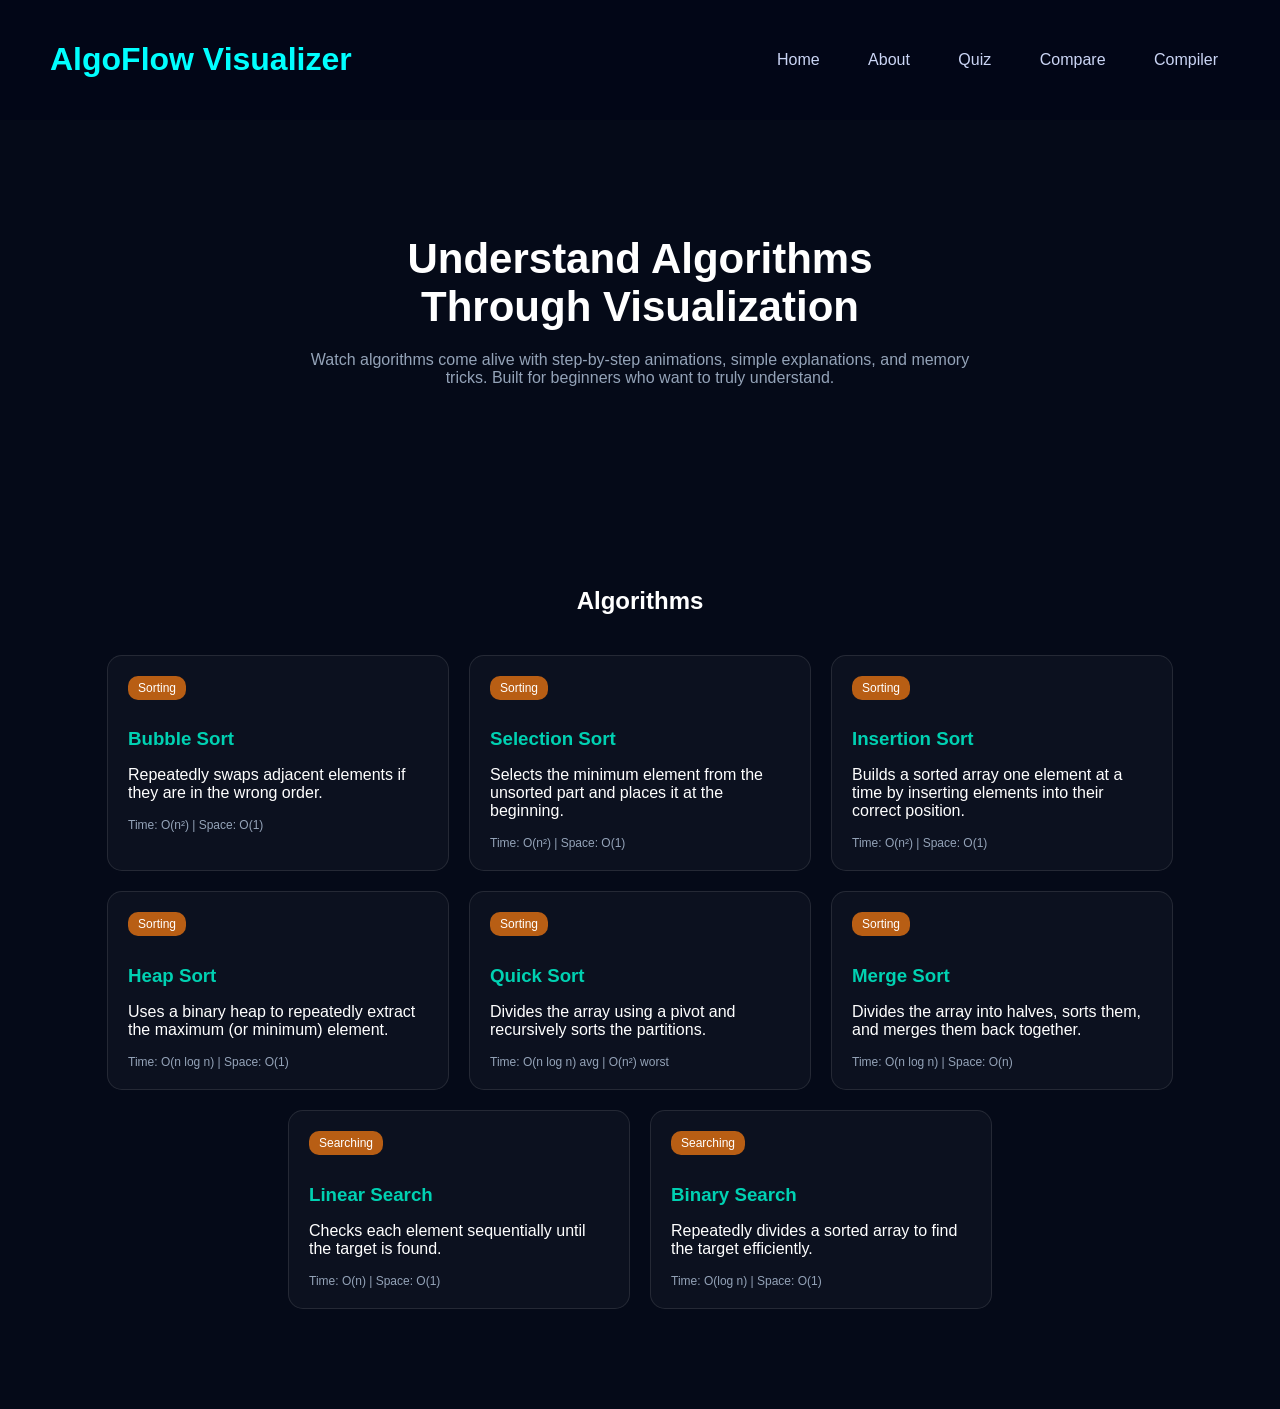
<file: index.html>
<!DOCTYPE html>
<html>
<head>
  <title>AlgoFlow Visualizer</title>
  <link rel="stylesheet" href="style.css">
  <style>

    .hero {
      text-align: center;
      padding: 80px 20px;
    }

    .hero h2 {
      font-size: 42px;
      margin-bottom: 20px;
    }

    .hero p {
      max-width: 700px;
      margin: auto;
      color: #94a3b8;
    }

    .section {
      padding: 100px 20px;
      max-width: 1200px;
      margin: 0 auto;
      text-align: center;
    }

    .section h2 {
      margin-bottom: 20px;
    }

    .tag {
      background: #b85e14;
      padding: 5px 10px;
      border-radius: 10px;
      font-size: 12px;
      display: inline-block;
      margin-bottom: 10px;
    }

    .complexity {
      font-size: 12px;
      color: #94a3b8;
    }

  </style>
</head>
<body>

<header>
  <h1>AlgoFlow Visualizer</h1>
  <nav>
    <a href="#">Home</a>
    <a href="about.html">About</a>
    <a href="quiz.html">Quiz</a>
    <a href="comparison.html">Compare</a>
    <a href="https://www.programiz.com/c-programming/online-compiler/">Compiler</a>
  </nav>
</header>

<section class="hero">
  <h2>Understand Algorithms<br>Through <span>Visualization</span></h2>
  <p>Watch algorithms come alive with step-by-step animations, simple explanations, and memory tricks. Built for beginners who want to truly understand.</p>
</section>

<section class="section">
  <h2>Algorithms</h2>
  <div class="info">

    <div class="card" onclick="window.location.href='bubble.html'">
      <span class="tag">Sorting</span>
      <h3>Bubble Sort</h3>
      <p>Repeatedly swaps adjacent elements if they are in the wrong order.</p>
      <div class="complexity">Time: O(n²) | Space: O(1)</div>
    </div>

    <div class="card" onclick="window.location.href='selection.html'">
      <span class="tag">Sorting</span>
      <h3>Selection Sort</h3>
      <p>Selects the minimum element from the unsorted part and places it at the beginning.</p>
      <div class="complexity">Time: O(n²) | Space: O(1)</div>
    </div>

    <div class="card" onclick="window.location.href='insertion.html'">
      <span class="tag">Sorting</span>
      <h3>Insertion Sort</h3>
      <p>Builds a sorted array one element at a time by inserting elements into their correct position.</p>
      <div class="complexity">Time: O(n²) | Space: O(1)</div>
    </div>

    <div class="card" onclick="window.location.href='heap.html'">
      <span class="tag">Sorting</span>
      <h3>Heap Sort</h3>
      <p>Uses a binary heap to repeatedly extract the maximum (or minimum) element.</p>
      <div class="complexity">Time: O(n log n) | Space: O(1)</div>
    </div>

    <div class="card" onclick="window.location.href='quick.html'">
      <span class="tag">Sorting</span>
      <h3>Quick Sort</h3>
      <p>Divides the array using a pivot and recursively sorts the partitions.</p>
      <div class="complexity">Time: O(n log n) avg | O(n²) worst</div>
    </div>

    <div class="card" onclick="window.location.href='merge.html'">
      <span class="tag">Sorting</span>
      <h3>Merge Sort</h3>
      <p>Divides the array into halves, sorts them, and merges them back together.</p>
      <div class="complexity">Time: O(n log n) | Space: O(n)</div>
    </div>

    <div class="card" onclick="window.location.href='linear.html'">
      <span class="tag">Searching</span>
      <h3>Linear Search</h3>
      <p>Checks each element sequentially until the target is found.</p>
      <div class="complexity">Time: O(n) | Space: O(1)</div>
    </div>

    <div class="card" onclick="window.location.href='binary.html'">
      <span class="tag">Searching</span>
      <h3>Binary Search</h3>
      <p>Repeatedly divides a sorted array to find the target efficiently.</p>
      <div class="complexity">Time: O(log n) | Space: O(1)</div>
    </div>

  </div>
</section>

</body>
</html>
</file>
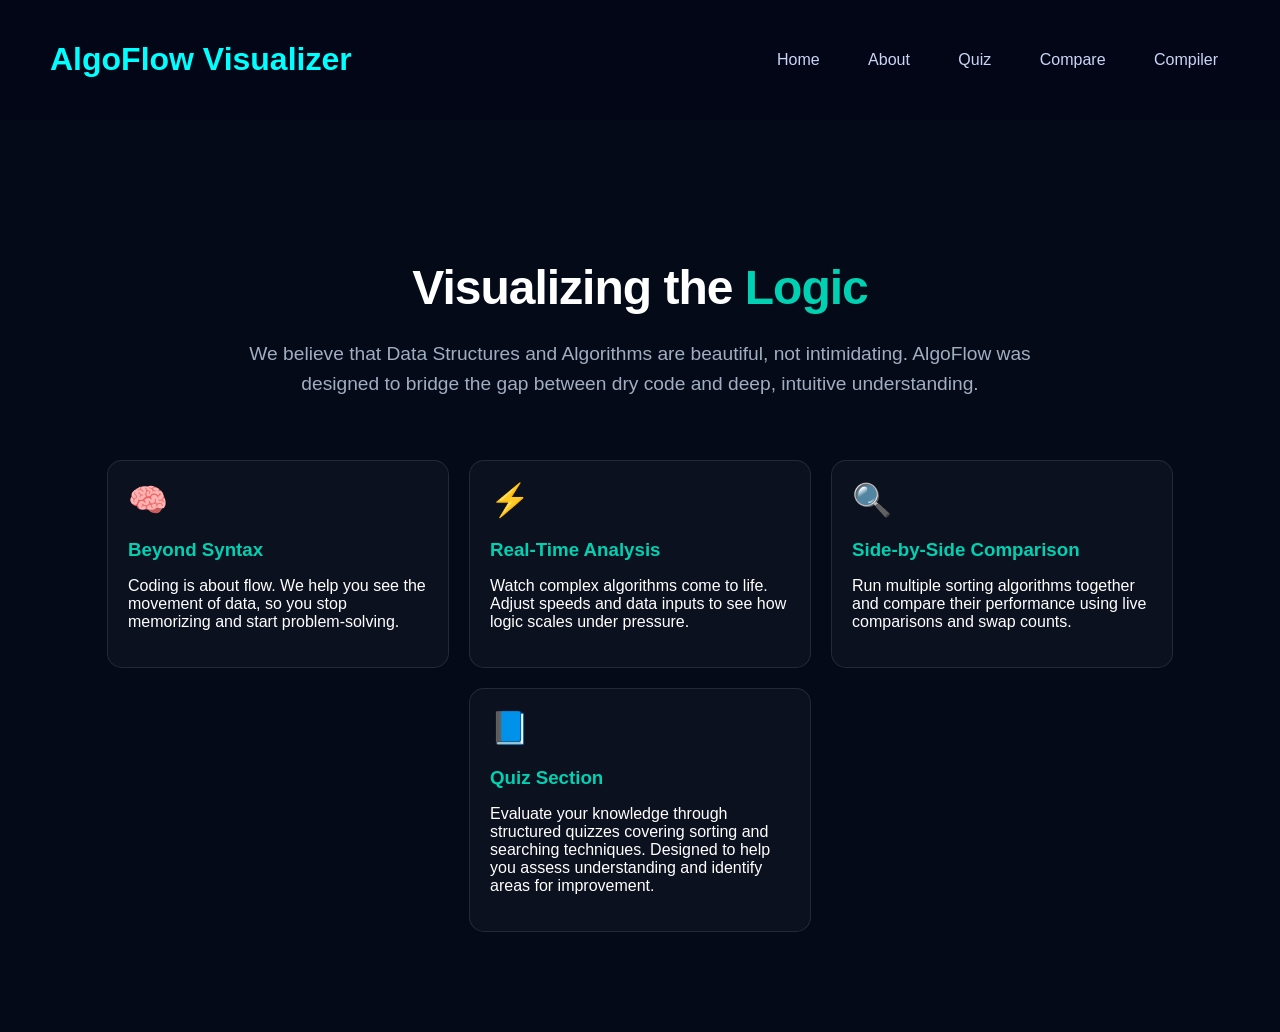
<file: about.html>
<!DOCTYPE html>
<html>
<head>
    <link rel="stylesheet" href="style.css">
    <style>
        .section {
            padding: 100px 20px;
            max-width: 1200px;
            margin: 0 auto;
            text-align: center;
        }

        .about-title {
            font-size: 3rem;
            font-weight: 700;
            margin-bottom: 24px;
            letter-spacing: -1px;
        }

        .about-title span {
            color: var(--teal);
        }

        .about-description {
            font-size: 1.2rem;
            color: var(--text-dim);
            max-width: 800px;
            margin: 0 auto 60px;
            line-height: 1.6;
        }

        
        .about-grid {
            display: grid;
            grid-template-columns: repeat(auto-fit, minmax(300px, 1fr));
            gap: 25px;
            margin-top: 40px;
        }

        

        .card-icon {
            font-size: 2rem;
            margin-bottom: 20px;
            display: block;
        }


    </style>
</head>
<body>
    <header>
    <h1>AlgoFlow Visualizer</h1>
        <nav>
            <a href="index.html">Home</a>
            <a href="#">About</a>
            <a href="quiz.html">Quiz</a>
            <a href="comparison.html">Compare</a>
            <a href="https://www.programiz.com/c-programming/online-compiler/">Compiler</a>
        </nav>
    </header>
    <section id="about" class="section">
        <h1 class="about-title">Visualizing the <span>Logic</span></h1>
        <p class="about-description">
            We believe that Data Structures and Algorithms are beautiful, not intimidating. 
            AlgoFlow was designed to bridge the gap between dry code and deep, intuitive understanding.
        </p>

        <div class="info">
            <div class="card">
                <span class="card-icon">🧠</span>
                <h3>Beyond Syntax</h3>
                <p>Coding is about flow. We help you see the movement of data, so you stop memorizing and start problem-solving.</p>
            </div>

            <div class="card">
                <span class="card-icon">⚡</span>
                <h3>Real-Time Analysis</h3>
                <p>Watch complex algorithms come to life. Adjust speeds and data inputs to see how logic scales under pressure.</p>
            </div>

            <div class="card">
                <span class="card-icon">🔍</span>
                <h3>Side-by-Side Comparison</h3>
                <p>
                    Run multiple sorting algorithms together and compare their 
                    performance using live comparisons and swap counts.
                </p>
            </div>
            <div class="card">
                <span class="card-icon">📘</span>
                <h3>Quiz Section</h3>
                <p>
                    Evaluate your knowledge through structured quizzes covering sorting and searching techniques. 
                    Designed to help you assess understanding and identify areas for improvement.
                </p>
            </div>
        </div>

        

    </section>

</body>
</html>
</file>
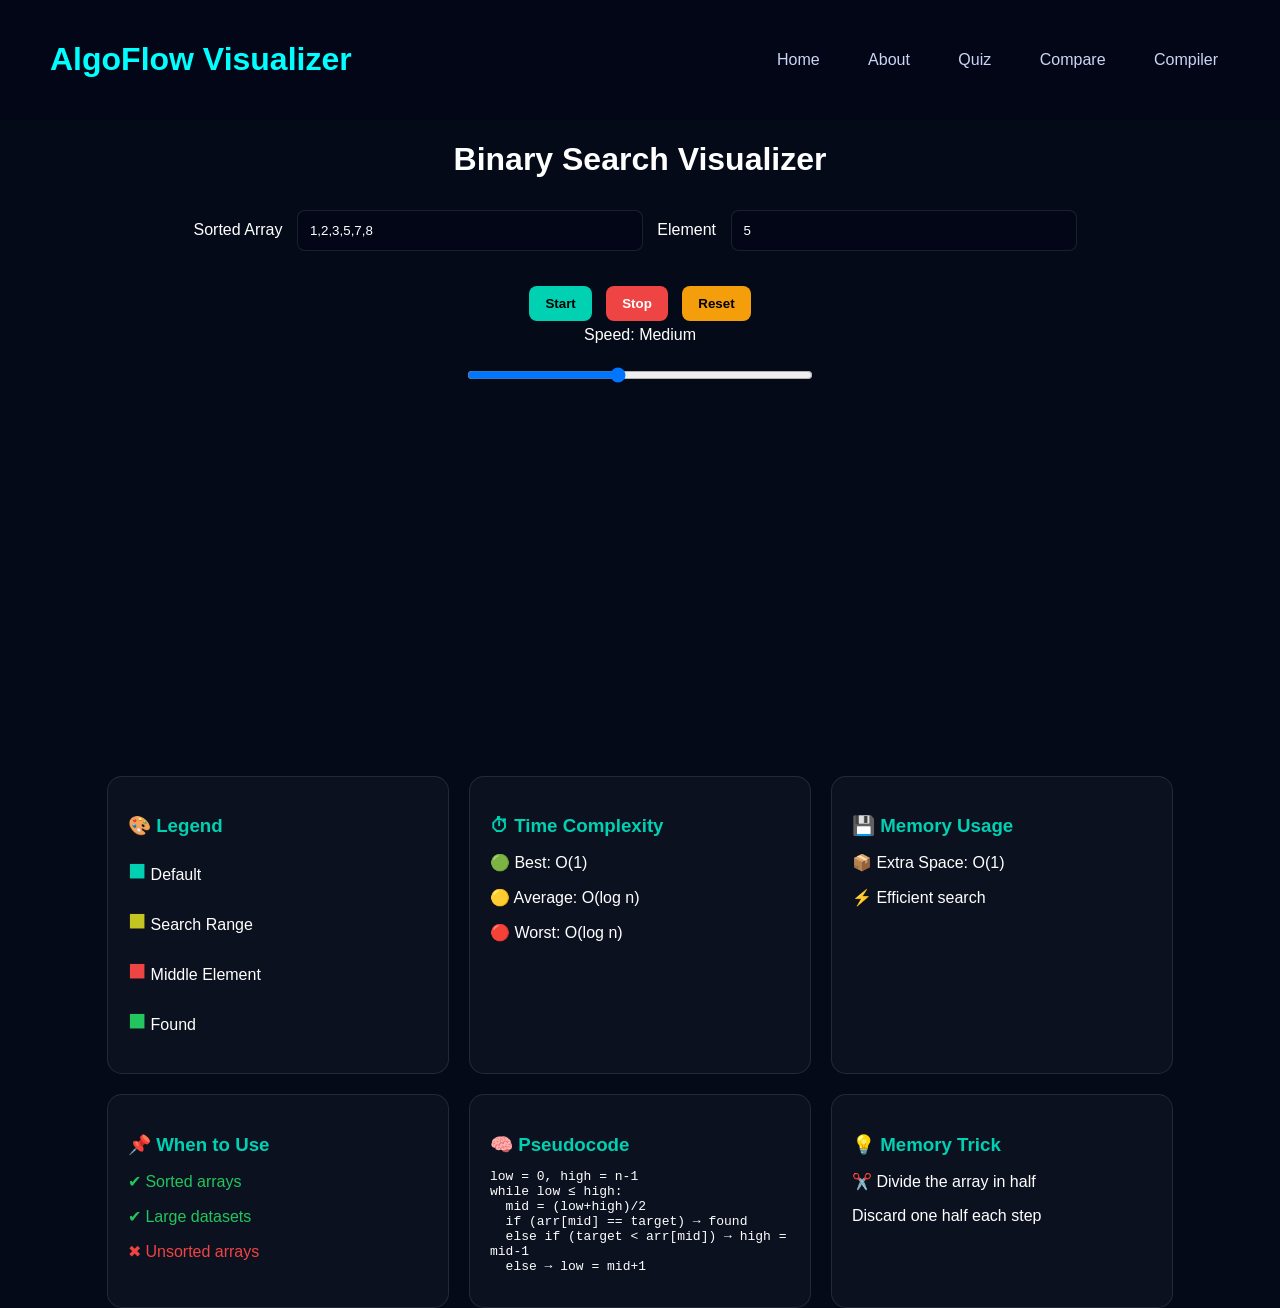
<file: binary.html>
<!DOCTYPE html>
<html lang="en">
<head>
  <meta charset="UTF-8" />
  <title>Binary Search Visualizer</title>
  <link rel="stylesheet" href="style.css">
  <link rel="stylesheet" href="visualization.css">
</head>

<body>
<header>
  <h1>AlgoFlow Visualizer</h1>
  <nav>
    <a href="index.html">Home</a>
    <a href="about.html">About</a>
    <a href="quiz.html">Quiz</a>
    <a href="comparison.html">Compare</a>
    <a href="https://www.programiz.com/c-programming/online-compiler/">Compiler</a>
  </nav>
</header>

<h1>Binary Search Visualizer</h1>

<label for="inputArray">Sorted Array</label>
<input id="inputArray" value="1,2,3,5,7,8" />

<label for="target">Element</label>
<input id="target" value="5" />

<div class="controls">
  <button onclick="startSearch()">Start</button>
  <button class="stop-btn" onclick="stopSearch()">Stop</button>
  <button class="reset-btn" onclick="resetAll()">Reset</button>

  <div>Speed: <span id="speedValue">Medium</span></div>
  <input type="range" id="speedSlider" min="100" max="1500" value="700" step="100">
</div>

<div class="bars" id="bars"></div>
<p id="explanation"></p>

<div class="info">

  <div class="card">
    <h3>🎨 Legend</h3>

    <p><span style="color: var(--teal); font-size: 30px;">■</span> Default</p>
    <p><span style="color: #c5c522; font-size: 30px;">■</span> Search Range</p>
    <p><span style="color: #ef4444; font-size: 30px;">■</span> Middle Element</p>
    <p><span style="color: #22c55e; font-size: 30px;">■</span> Found</p>
  </div>
  <!-- Time -->
  <div class="card">
    <h3>⏱ Time Complexity</h3>
    <p>🟢 Best: O(1)</p>
    <p>🟡 Average: O(log n)</p>
    <p>🔴 Worst: O(log n)</p>
  </div>

  <!-- Memory -->
  <div class="card">
    <h3>💾 Memory Usage</h3>
    <p>📦 Extra Space: O(1)</p>
    <p>⚡ Efficient search</p>
  </div>

  <!-- Use -->
  <div class="card">
    <h3>📌 When to Use</h3>
    <p class="good">✔ Sorted arrays</p>
    <p class="good">✔ Large datasets</p>
    <p class="bad">✖ Unsorted arrays</p>
  </div>

  <!-- Pseudocode -->
  <div class="card">
    <h3>🧠 Pseudocode</h3>
<pre style="font-size:13px; white-space:pre-wrap;">
low = 0, high = n-1
while low ≤ high:
  mid = (low+high)/2
  if (arr[mid] == target) → found
  else if (target < arr[mid]) → high = mid-1
  else → low = mid+1
</pre>
  </div>

  <!-- Trick -->
  <div class="card">
    <h3>💡 Memory Trick</h3>
    <p>✂️ Divide the array in half</p>
    <p>Discard one half each step</p>
  </div>

</div>

<script src="binary.js"></script>
<script src="visualization.js"></script>
</body>
</html>
</file>
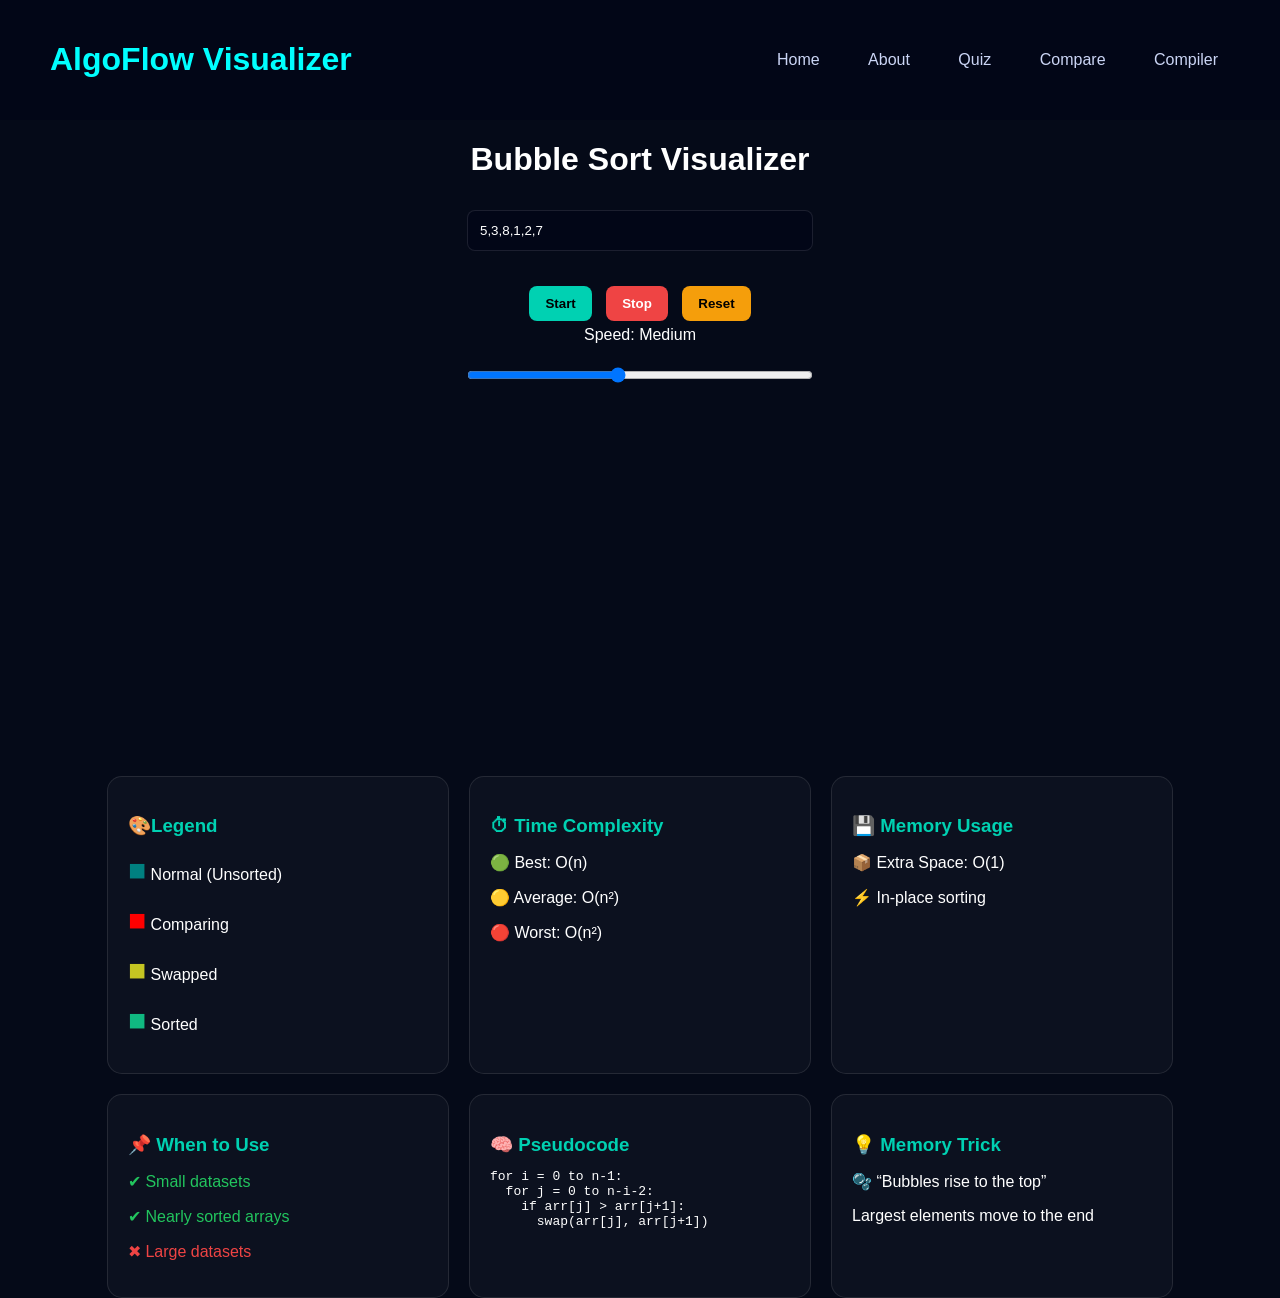
<file: bubble.html>
<!DOCTYPE html>
<html lang="en">
<head>
  <meta charset="UTF-8" />
  <title>Bubble Sort Visualizer</title>
  <link rel="stylesheet" href="style.css">
  <link rel="stylesheet" href="visualization.css">
</head>

<body>
  <header>
  <h1>AlgoFlow Visualizer</h1>
  <nav>
    <a href="index.html">Home</a>
    <a href="about.html">About</a>
    <a href="quiz.html">Quiz</a>
    <a href="comparison.html">Compare</a>
    <a href="https://www.programiz.com/c-programming/online-compiler/">Compiler</a>
  </nav>
</header>
<h1>Bubble Sort Visualizer</h1>

<input id="inputArray" value="5,3,8,1,2,7" />

<div class="controls">
  <button onclick="startSort()">Start</button>
  <button class="stop-btn" onclick="stopSort()">Stop</button>
  <button class="reset-btn" onclick="resetAll()">Reset</button>

  <div>Speed: <span id="speedValue">Medium</span></div>
  <input type="range" id="speedSlider" min="100" max="1500" value="700" step="100">
</div>

<div class="bars" id="bars"></div>
<p id="explanation"></p>

<div class="info">
  <div class="card">
    <h3> 🎨Legend</h3>
    <p><span style="color:teal; font-size: 30px;" >■</span> Normal (Unsorted)</p>
    <p><span style="color:red; font-size: 30px;">■</span> Comparing</p>
    <p><span style="color:#c5c522; font-size: 30px;">■</span> Swapped</p>
    <p><span style="color:#10b981; font-size: 30px;">■</span> Sorted</p>
  </div>
  <div class="card">
    <h3>⏱ Time Complexity</h3>
    <p>🟢 Best: O(n)</p>
    <p>🟡 Average: O(n²)</p>
    <p>🔴 Worst: O(n²)</p>
  </div>

  <div class="card">
    <h3>💾 Memory Usage</h3>
    <p>📦 Extra Space: O(1)</p>
    <p>⚡ In-place sorting</p>
  </div>

  <div class="card">
    <h3>📌 When to Use</h3>
    <p class="good">✔ Small datasets</p>
    <p class="good">✔ Nearly sorted arrays</p>
    <p class="bad">✖ Large datasets</p>
  </div>

  <div class="card">
    <h3>🧠 Pseudocode</h3>
    <pre style="font-size:13px; white-space:pre-wrap;">
for i = 0 to n-1:
  for j = 0 to n-i-2:
    if arr[j] > arr[j+1]:
      swap(arr[j], arr[j+1])
    </pre>
  </div>

  <div class="card">
    <h3>💡 Memory Trick</h3>
    <p>🫧 “Bubbles rise to the top”</p>
    <p>Largest elements move to the end</p>
  </div>
</div>
<script src="bubble.js"></script>
<script src="visualization.js"></script>
</body>
</html>
</file>
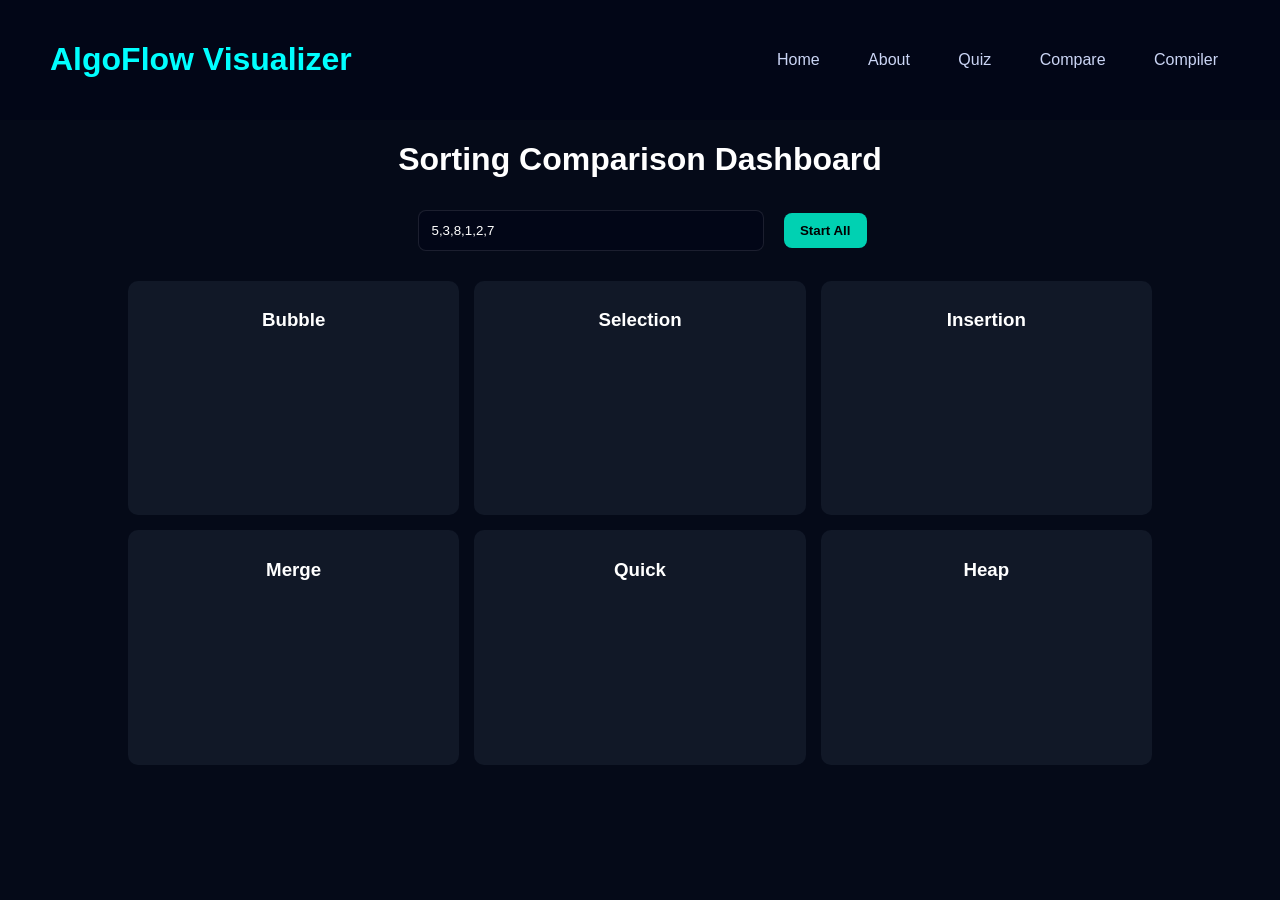
<file: comparison.html>
<!DOCTYPE html>
<html lang="en">
<head>
<meta charset="UTF-8">
<title>Sorting Dashboard</title>
<link rel="stylesheet" href="style.css">
<link rel="stylesheet" href="comparison.css">
</head>
<body>
  <header>
  <h1>AlgoFlow Visualizer</h1>
  <nav>
    <a href="index.html">Home</a>
    <a href="about.html">About</a>
    <a href="quiz.html">Quiz</a>
    <a href="#">Compare</a>
    <a href="https://www.programiz.com/c-programming/online-compiler/">Compiler</a>
  </nav>
</header>
<h1>Sorting Comparison Dashboard</h1>
<input id="inputArray" value="5,3,8,1,2,7">
<button onclick="runAll()">Start All</button>

<div class="container">
  <div class="panel"><h3>Bubble</h3><div id="bubble" class="bars"></div><div class="stats" id="bubbleStats"></div></div>
  <div class="panel"><h3>Selection</h3><div id="selection" class="bars"></div><div class="stats" id="selectionStats"></div></div>
  <div class="panel"><h3>Insertion</h3><div id="insertion" class="bars"></div><div class="stats" id="insertionStats"></div></div>
  <div class="panel"><h3>Merge</h3><div id="merge" class="bars"></div><div class="stats" id="mergeStats"></div></div>
  <div class="panel"><h3>Quick</h3><div id="quick" class="bars"></div><div class="stats" id="quickStats"></div></div>
  <div class="panel"><h3>Heap</h3><div id="heap" class="bars"></div><div class="stats" id="heapStats"></div></div>
</div>

<script src="comparison.js"></script>
</body>
</html>
</file>
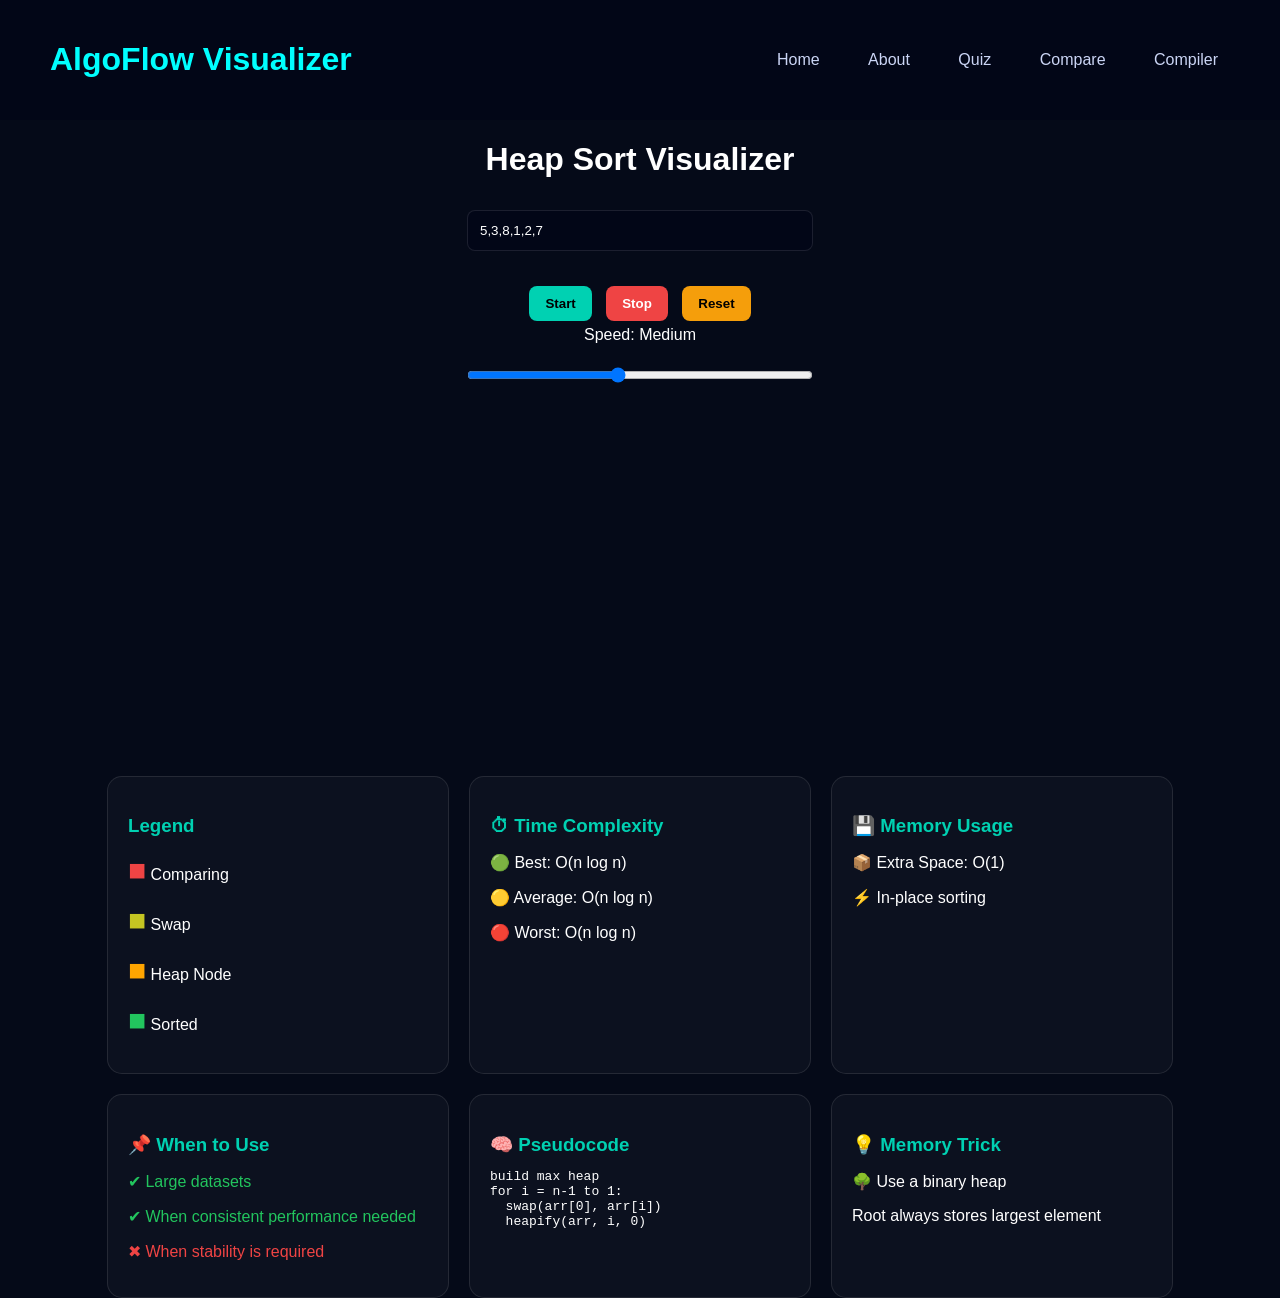
<file: heap.html>
<!DOCTYPE html>
<html lang="en">
<head>
  <meta charset="UTF-8" />
  <title>Heap Sort Visualizer</title>
  <link rel="stylesheet" href="style.css">
  <link rel="stylesheet" href="visualization.css">
  <style>
    .heap { background:orange; }
  </style>
</head>

<body>
  <header>
  <h1>AlgoFlow Visualizer</h1>
  <nav>
    <a href="index.html">Home</a>
    <a href="about.html">About</a>
    <a href="quiz.html">Quiz</a>
    <a href="comparison.html">Compare</a>
    <a href="https://www.programiz.com/c-programming/online-compiler/">Compiler</a>
  </nav>
</header>
<h1>Heap Sort Visualizer</h1>

<input id="inputArray" value="5,3,8,1,2,7" />

<div class="controls">
  <button onclick="startSort()">Start</button>
  <button class="stop-btn" onclick="stopSort()">Stop</button>
  <button class="reset-btn" onclick="resetAll()">Reset</button>

  <div>Speed: <span id="speedValue">Medium</span></div>
  <input type="range" id="speedSlider" min="100" max="1500" value="700" step="100">
</div>

<div class="bars" id="bars"></div>
<p id="explanation"></p>
<div class="info">

  <div class="card">
    <h3>Legend</h3>
    <p><span style="color:#ef4444; font-size:30px;">■</span> Comparing</p>
    <p><span style="color:#c5c522; font-size:30px;">■</span> Swap</p>
    <p><span style="color:orange; font-size:30px;">■</span> Heap Node</p>
    <p><span style="color:#22c55e; font-size:30px;">■</span> Sorted</p>
  </div>

  <!-- Time Complexity -->
  <div class="card">
    <h3>⏱ Time Complexity</h3>
    <p>🟢 Best: O(n log n)</p>
    <p>🟡 Average: O(n log n)</p>
    <p>🔴 Worst: O(n log n)</p>
  </div>

  <!-- Memory Usage -->
  <div class="card">
    <h3>💾 Memory Usage</h3>
    <p>📦 Extra Space: O(1)</p>
    <p>⚡ In-place sorting</p>
  </div>

  <!-- When to Use -->
  <div class="card">
    <h3>📌 When to Use</h3>
    <p class="good">✔ Large datasets</p>
    <p class="good">✔ When consistent performance needed</p>
    <p class="bad">✖ When stability is required</p>
  </div>

  <!-- Pseudocode -->
  <div class="card">
    <h3>🧠 Pseudocode</h3>
    <pre style="font-size:13px; white-space:pre-wrap;">
build max heap
for i = n-1 to 1:
  swap(arr[0], arr[i])
  heapify(arr, i, 0)
    </pre>
  </div>

  <!-- Memory Trick -->
  <div class="card">
    <h3>💡 Memory Trick</h3>
    <p>🌳 Use a binary heap</p>
    <p>Root always stores largest element</p>
  </div>

</div>
<script src="bubble.js"></script>
<script src="visualization.js"></script>
</body>
</html>
</file>
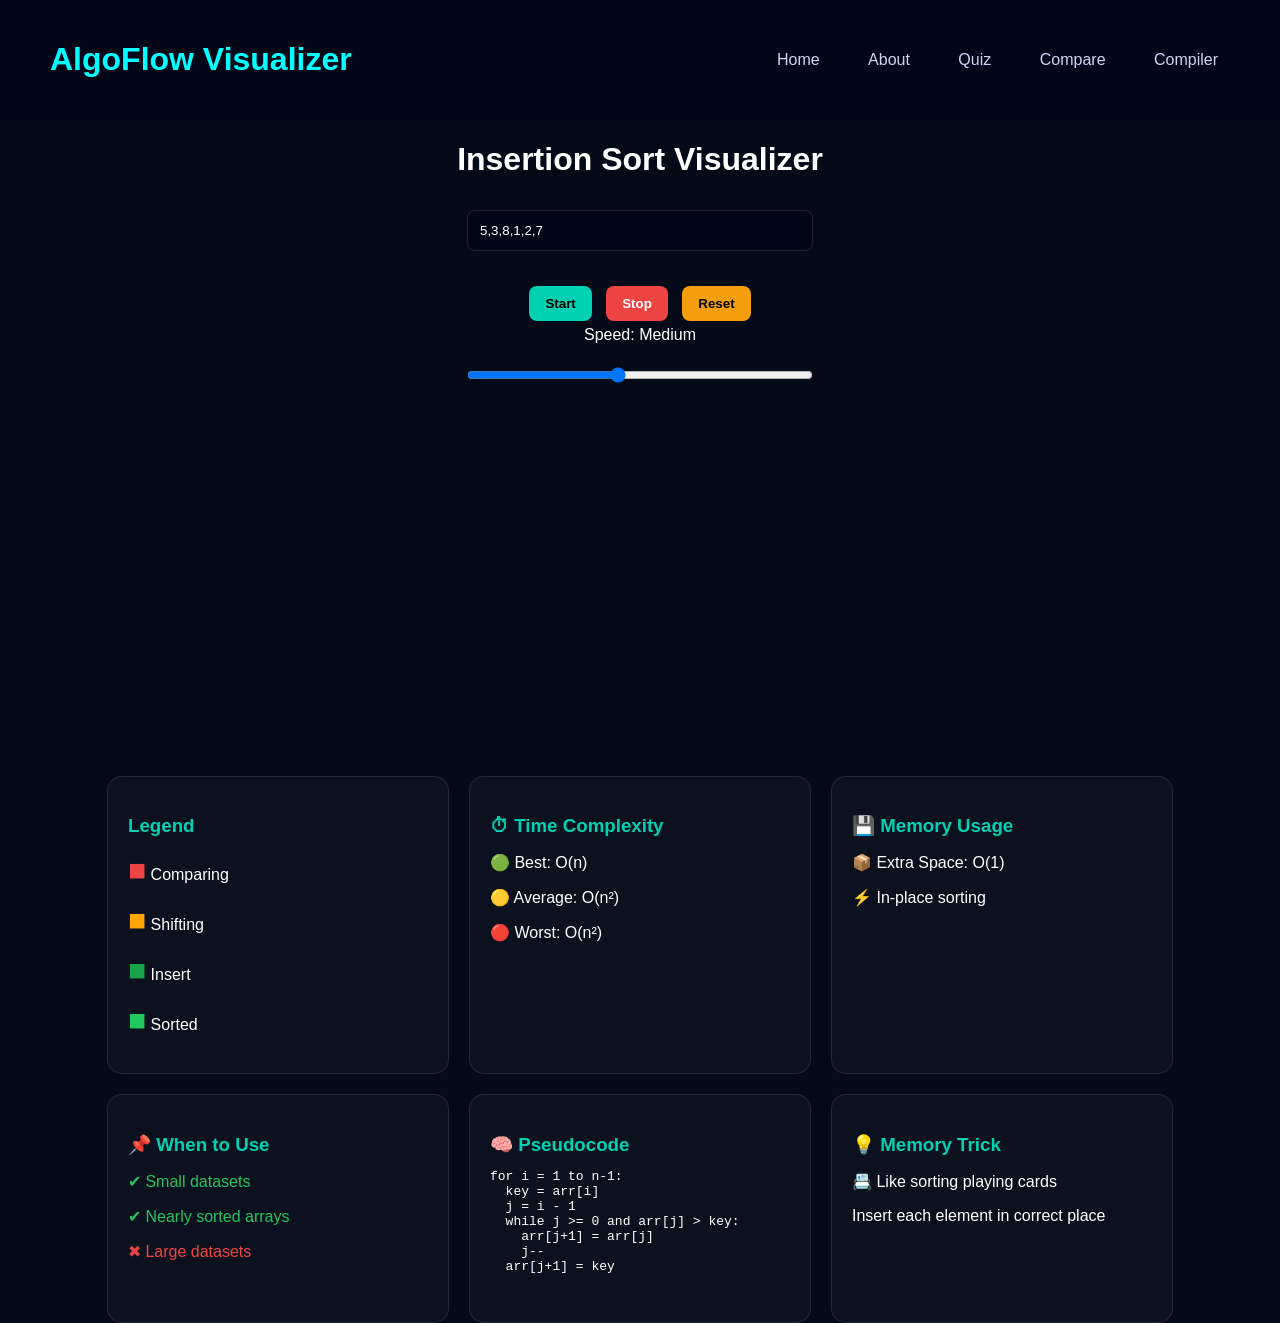
<file: insertion.html>
<!DOCTYPE html>
<html lang="en">
<head>
  <meta charset="UTF-8" />
  <title>Insertion Sort Visualizer</title>
  <link rel="stylesheet" href="style.css">
  <link rel="stylesheet" href="visualization.css">
  <style>
    .shift { background:orange; }
    .insert { background:green; }
  </style>
</head>

<body>
    <header>
  <h1>AlgoFlow Visualizer</h1>
  <nav>
    <a href="index.html">Home</a>
    <a href="about.html">About</a>
    <a href="quiz.html">Quiz</a>
    <a href="comparison.html">Compare</a>
    <a href="https://www.programiz.com/c-programming/online-compiler/">Compiler</a>
  </nav>
</header>
<h1>Insertion Sort Visualizer</h1>

<input id="inputArray" value="5,3,8,1,2,7" />

<div class="controls">
  <button onclick="startSort()">Start</button>
  <button class="stop-btn" onclick="stopSort()">Stop</button>
  <button class="reset-btn" onclick="resetAll()">Reset</button>

  <div>Speed: <span id="speedValue">Medium</span></div>
  <input type="range" id="speedSlider" min="100" max="1500" value="700" step="100">
</div>

<div class="bars" id="bars"></div>
<p id="explanation"></p>
<div class="info">
  <div class="card">
    <h3>Legend</h3>
      <p><span style="color:#ef4444; font-size:30px;">■</span> Comparing</p>
      <p><span style="color:orange; font-size:30px;">■</span> Shifting</p>
      <p><span style="color:#16a34a; font-size:30px;">■</span> Insert</p>
      <p><span style="color:#22c55e; font-size:30px;">■</span> Sorted</p>
  </div>

  <div class="card">
    <h3>⏱ Time Complexity</h3>
    <p>🟢 Best: O(n)</p>
    <p>🟡 Average: O(n²)</p>
    <p>🔴 Worst: O(n²)</p>
  </div>

  <div class="card">
    <h3>💾 Memory Usage</h3>
    <p>📦 Extra Space: O(1)</p>
    <p>⚡ In-place sorting</p>
  </div>

  <div class="card">
    <h3>📌 When to Use</h3>
    <p class="good">✔ Small datasets</p>
    <p class="good">✔ Nearly sorted arrays</p>
    <p class="bad">✖ Large datasets</p>
  </div>

  <div class="card">
    <h3>🧠 Pseudocode</h3>
    <pre style="font-size:13px; white-space:pre-wrap;">
for i = 1 to n-1:
  key = arr[i]
  j = i - 1
  while j >= 0 and arr[j] > key:
    arr[j+1] = arr[j]
    j--
  arr[j+1] = key
    </pre>
  </div>

  <div class="card">
    <h3>💡 Memory Trick</h3>
    <p>📇 Like sorting playing cards</p>
    <p>Insert each element in correct place</p>
  </div>

</div>

<script src="insertion.js"></script>
<script src="visualization.js"></script>
</body>
</html>
</file>
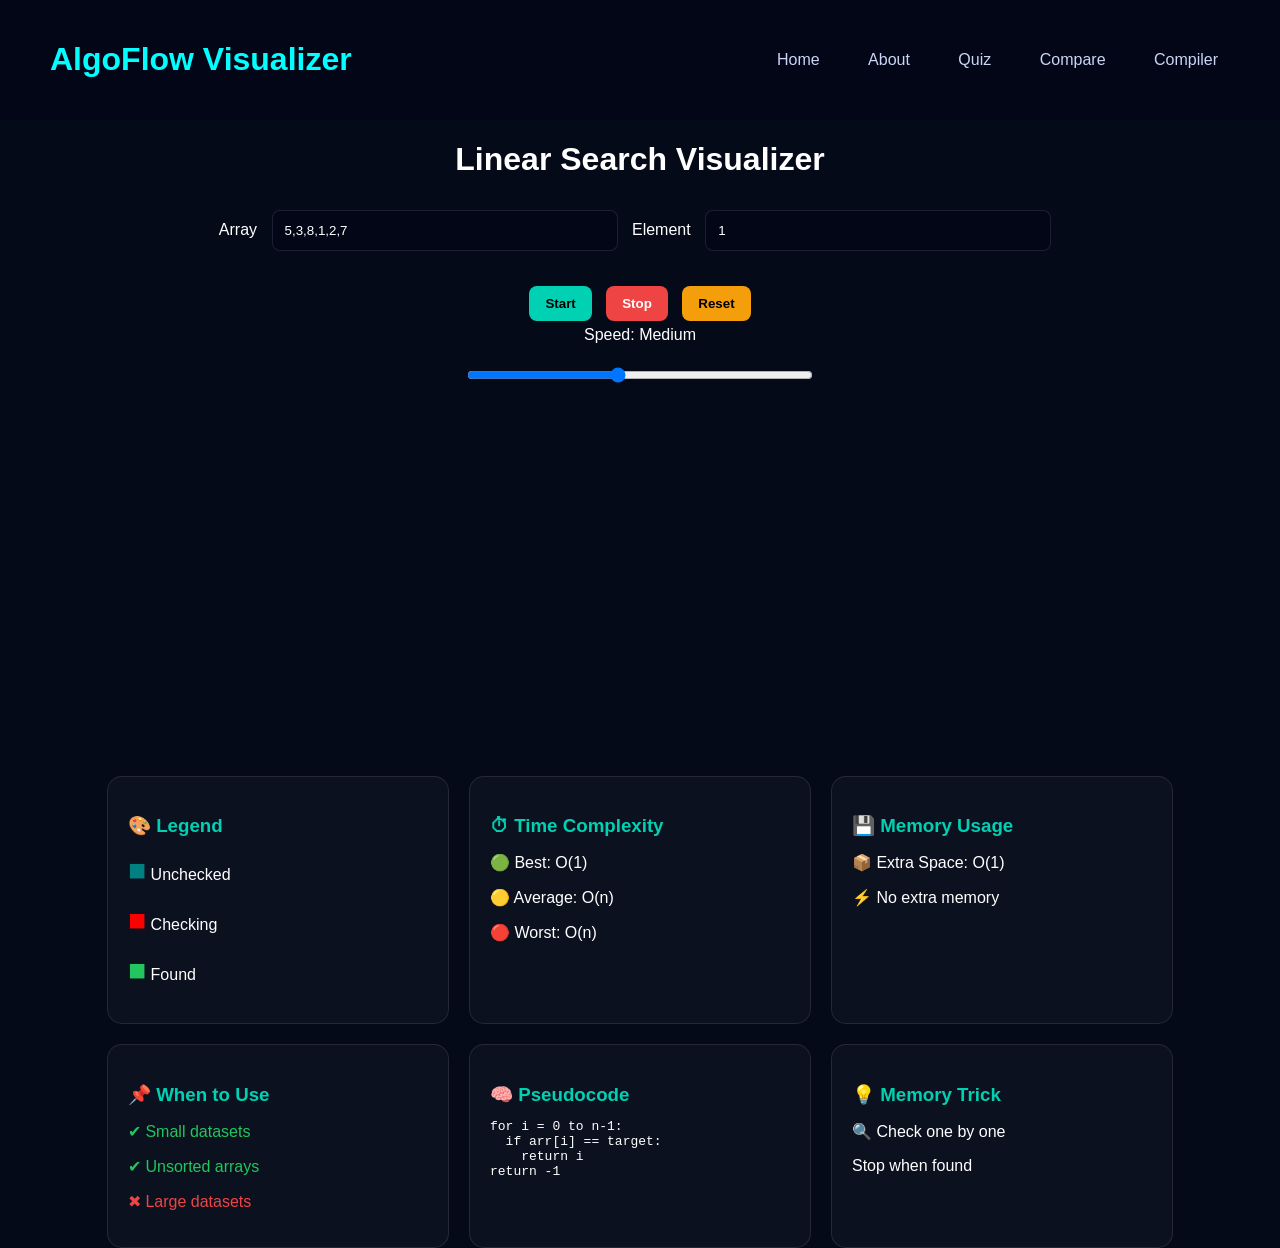
<file: linear.html>
<!DOCTYPE html>
<html lang="en">
<head>
  <meta charset="UTF-8" />
  <title>Linear Search Visualizer</title>
  <link rel="stylesheet" href="style.css">
  <link rel="stylesheet" href="visualization.css">
</head>

<body>
<header>
  <h1>AlgoFlow Visualizer</h1>
  <nav>
    <a href="index.html">Home</a>
    <a href="about.html">About</a>
    <a href="quiz.html">Quiz</a>
    <a href="comparison.html">Compare</a>
    <a href="https://www.programiz.com/c-programming/online-compiler/">Compiler</a>
  </nav>
</header>

<h1>Linear Search Visualizer</h1>
<label for="inputArray">Array</label>
<input id="inputArray" value="5,3,8,1,2,7" />
<label for="target">Element</label>
<input id="target" value="1" />

<div class="controls">
  <button onclick="startSearch()">Start</button>
  <button class="stop-btn" onclick="stopSearch()">Stop</button>
  <button class="reset-btn" onclick="resetAll()">Reset</button>

  <div>Speed: <span id="speedValue">Medium</span></div>
  <input type="range" id="speedSlider" min="100" max="1500" value="700" step="100">
</div>

<div class="bars" id="bars"></div>
<p id="explanation"></p>

<div class="info">

  <!-- Legend -->
  <div class="card">
    <h3>🎨 Legend</h3>
    <p><span style="color:teal; font-size: 30px;">■</span> Unchecked</p>
    <p><span style="color:red; font-size: 30px;">■</span> Checking</p>
    <p><span style="color:#22c55e; font-size: 30px;">■</span> Found</p>
  </div>

  <!-- Time -->
  <div class="card">
    <h3>⏱ Time Complexity</h3>
    <p>🟢 Best: O(1)</p>
    <p>🟡 Average: O(n)</p>
    <p>🔴 Worst: O(n)</p>
  </div>

  <!-- Memory -->
  <div class="card">
    <h3>💾 Memory Usage</h3>
    <p>📦 Extra Space: O(1)</p>
    <p>⚡ No extra memory</p>
  </div>

  <!-- Use -->
  <div class="card">
    <h3>📌 When to Use</h3>
    <p class="good">✔ Small datasets</p>
    <p class="good">✔ Unsorted arrays</p>
    <p class="bad">✖ Large datasets</p>
  </div>

  <!-- Pseudocode -->
  <div class="card">
    <h3>🧠 Pseudocode</h3>
    <pre style="font-size:13px; white-space:pre-wrap;">
for i = 0 to n-1:
  if arr[i] == target:
    return i
return -1
    </pre>
  </div>

  <!-- Trick -->
  <div class="card">
    <h3>💡 Memory Trick</h3>
    <p>🔍 Check one by one</p>
    <p>Stop when found</p>
  </div>

</div>

<script src="linear.js"></script>
<script src="visualization.js"></script>
</body>
</html>
</file>
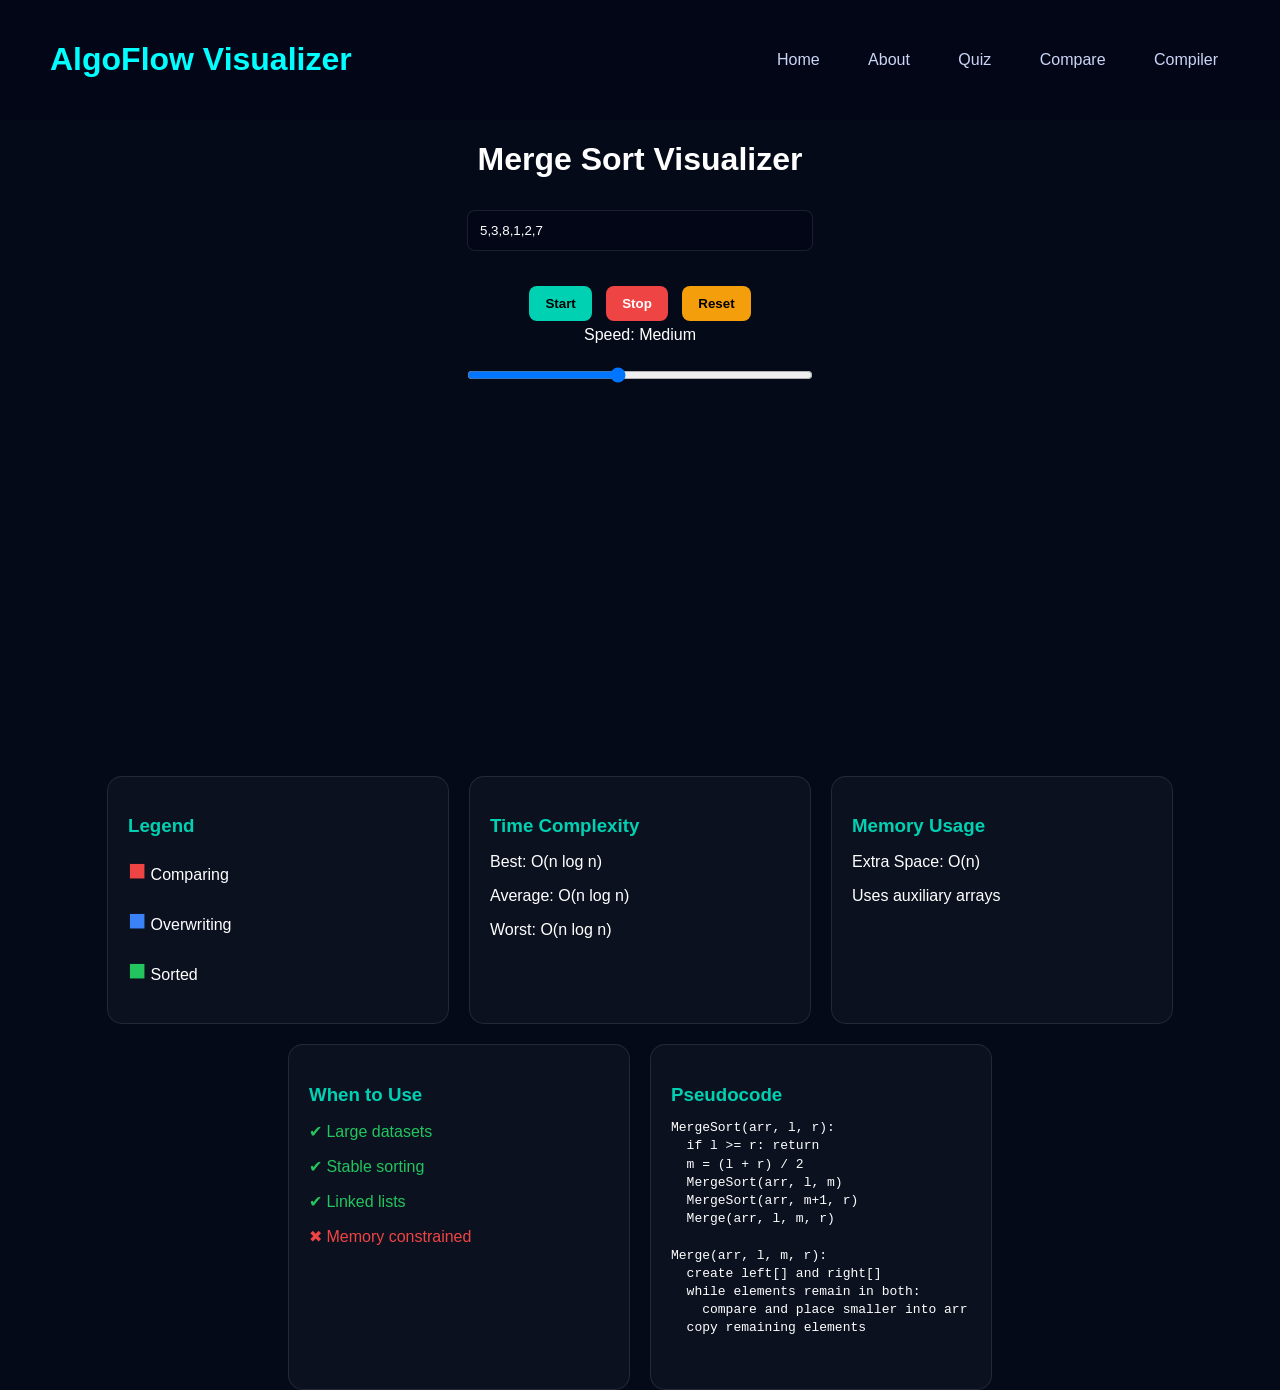
<file: merge.html>
<!DOCTYPE html>
<html lang="en">
<head>
  <meta charset="UTF-8" />
  <title>Merge Sort Visualizer</title>
  <link rel="stylesheet" href="style.css">
  <link rel="stylesheet" href="visualization.css">
</head>

<body>
  <header>
  <h1>AlgoFlow Visualizer</h1>
  <nav>
    <a href="index.html">Home</a>
    <a href="about.html">About</a>
    <a href="quiz.html">Quiz</a>
    <a href="comparison.html">Compare</a>
    <a href="https://www.programiz.com/c-programming/online-compiler/">Compiler</a>
  </nav>
</header>
<h1>Merge Sort Visualizer</h1>

<input id="inputArray" value="5,3,8,1,2,7" />

<div class="controls">
  <button onclick="startSort()">Start</button>
  <button class="stop-btn" onclick="stopSort()">Stop</button>
  <button class="reset-btn" onclick="resetAll()">Reset</button>

  <div>Speed: <span id="speedValue">Medium</span></div>
  <input type="range" id="speedSlider" min="100" max="1500" value="700" step="100">
</div>

<div class="bars" id="bars"></div>
<p id="explanation"></p>

<div class="info">
  <div class="card">
    <h3>Legend</h3>
    <p><span style="color:#ef4444; font-size:30px;">■</span> Comparing</p>
    <p><span style="color:#3b82f6; font-size:30px;">■</span> Overwriting</p>
    <p><span style="color:#22c55e; font-size:30px;">■</span> Sorted</p>
  </div>
  <div class="card">
    <h3>Time Complexity</h3>
    <p>Best: O(n log n)</p>
    <p>Average: O(n log n)</p>
    <p>Worst: O(n log n)</p>
  </div>

  <div class="card">
    <h3>Memory Usage</h3>
    <p>Extra Space: O(n)</p>
    <p>Uses auxiliary arrays</p>
  </div>

  <div class="card">
    <h3>When to Use</h3>
    <p class="good">✔ Large datasets</p>
    <p class="good">✔ Stable sorting</p>
    <p class="good">✔ Linked lists</p>
    <p class="bad">✖ Memory constrained</p>
  </div>

  <div class="card">
    <h3>Pseudocode</h3>
    <pre style="font-size:13px; line-height:1.4; white-space:pre-wrap;">
MergeSort(arr, l, r):
  if l >= r: return
  m = (l + r) / 2
  MergeSort(arr, l, m)
  MergeSort(arr, m+1, r)
  Merge(arr, l, m, r)

Merge(arr, l, m, r):
  create left[] and right[]
  while elements remain in both:
    compare and place smaller into arr
  copy remaining elements
    </pre>
  </div>

</div>

<script src="visualization.js"></script>
<script src="merge.js"></script>
</body>
</html>
</file>
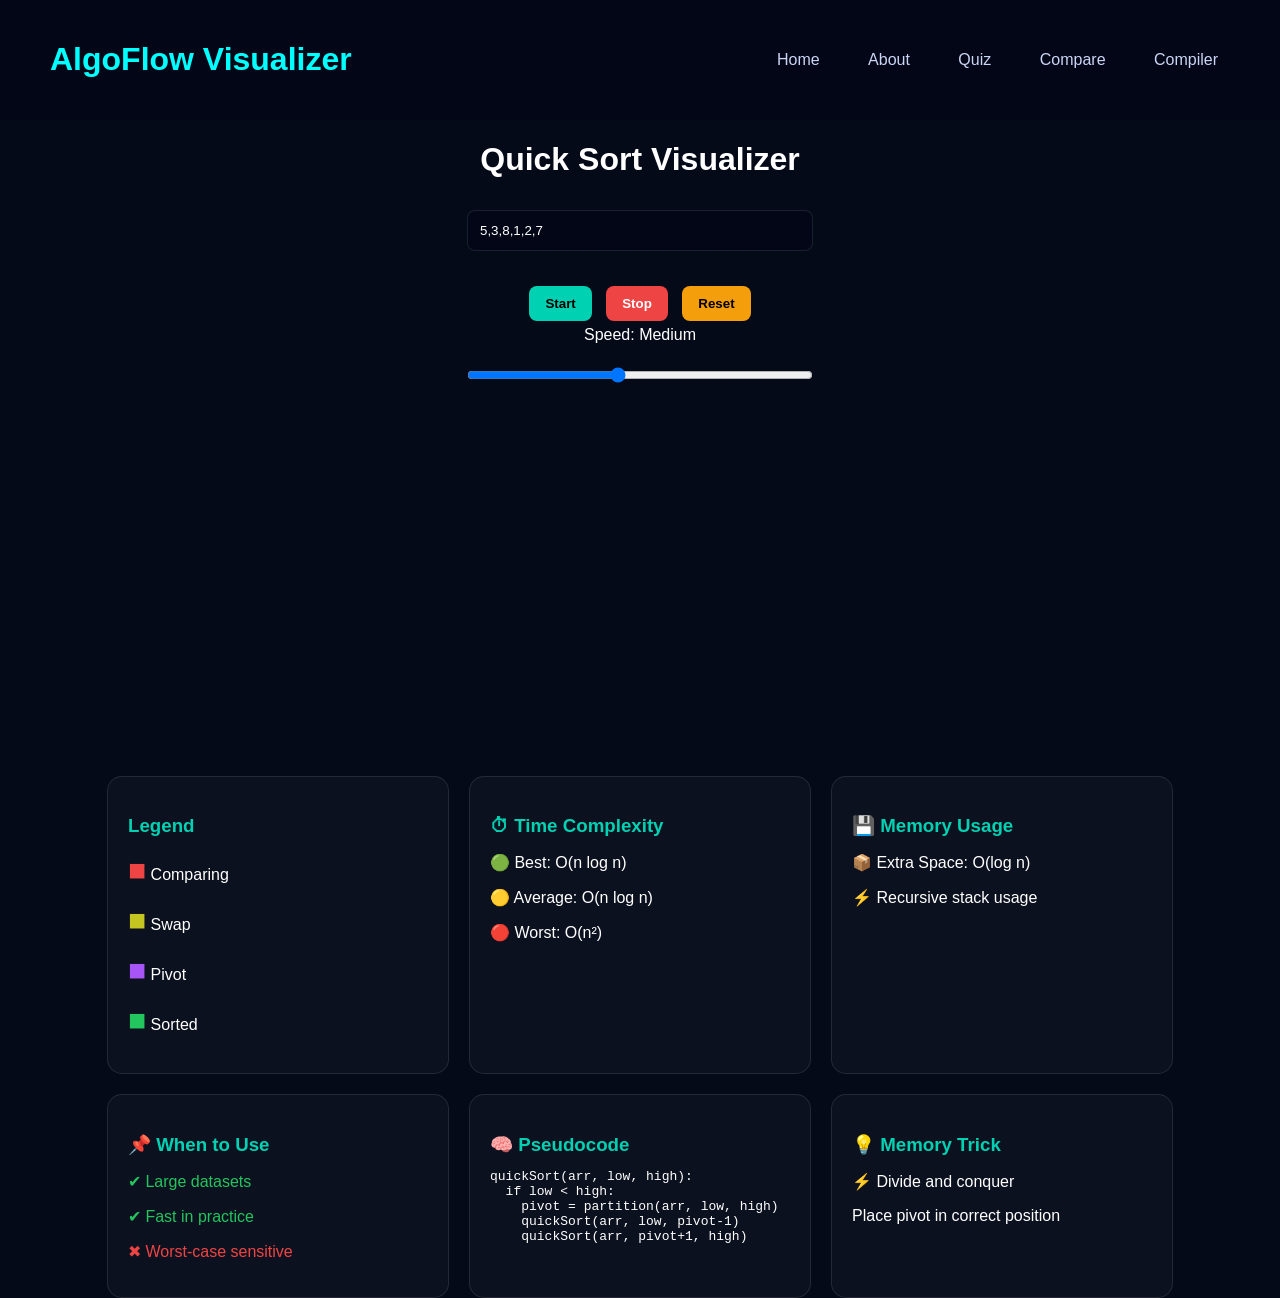
<file: quick.html>
<!DOCTYPE html>
<html lang="en">
<head>
  <meta charset="UTF-8" />
  <title>Quick Sort Visualizer</title>
  <link rel="stylesheet" href="style.css">
  <link rel="stylesheet" href="visualization.css">
  <style>
    .pivot { background:#a855f7; }
  </style>
</head>

<body>
   <header>
  <h1>AlgoFlow Visualizer</h1>
  <nav>
    <a href="index.html">Home</a>
    <a href="about.html">About</a>
    <a href="quiz.html">Quiz</a>
    <a href="comparison.html">Compare</a>
    <a href="https://www.programiz.com/c-programming/online-compiler/">Compiler</a>
  </nav>
</header>
<h1>Quick Sort Visualizer</h1>

<input id="inputArray" value="5,3,8,1,2,7" />

<div class="controls">
  <button onclick="startSort()">Start</button>
  <button class="stop-btn" onclick="stopSort()">Stop</button>
  <button class="reset-btn" onclick="resetAll()">Reset</button>

  <div>Speed: <span id="speedValue">Medium</span></div>
  <input type="range" id="speedSlider" min="100" max="1500" value="700" step="100">
</div>

<div class="bars" id="bars"></div>
<p id="explanation"></p>

<div class="info">

  <div class="card"> 
    <h3>Legend</h3>
    <p><span style="color:#ef4444; font-size:30px;">■</span> Comparing</p>
    <p><span style="color:#c5c522; font-size:30px;">■</span> Swap</p>
    <p><span style="color:#a855f7; font-size:30px;">■</span> Pivot</p>
    <p><span style="color:#22c55e; font-size:30px;">■</span> Sorted</p>
  </div>

  <div class="card">
    <h3>⏱ Time Complexity</h3>
    <p>🟢 Best: O(n log n)</p>
    <p>🟡 Average: O(n log n)</p>
    <p>🔴 Worst: O(n²)</p>
  </div>

  <div class="card">
    <h3>💾 Memory Usage</h3>
    <p>📦 Extra Space: O(log n)</p>
    <p>⚡ Recursive stack usage</p>
  </div>

  <div class="card">
    <h3>📌 When to Use</h3>
    <p class="good">✔ Large datasets</p>
    <p class="good">✔ Fast in practice</p>
    <p class="bad">✖ Worst-case sensitive</p>
  </div>

  <div class="card">
    <h3>🧠 Pseudocode</h3>
    <pre style="font-size:13px; white-space:pre-wrap;">
quickSort(arr, low, high):
  if low < high:
    pivot = partition(arr, low, high)
    quickSort(arr, low, pivot-1)
    quickSort(arr, pivot+1, high)
    </pre>
  </div>

  <div class="card">
    <h3>💡 Memory Trick</h3>
    <p>⚡ Divide and conquer</p>
    <p>Place pivot in correct position</p>
  </div>

</div>

<script src="visualization.js"></script>
<script src="quick.js"></script>
</body>
</html>
</file>
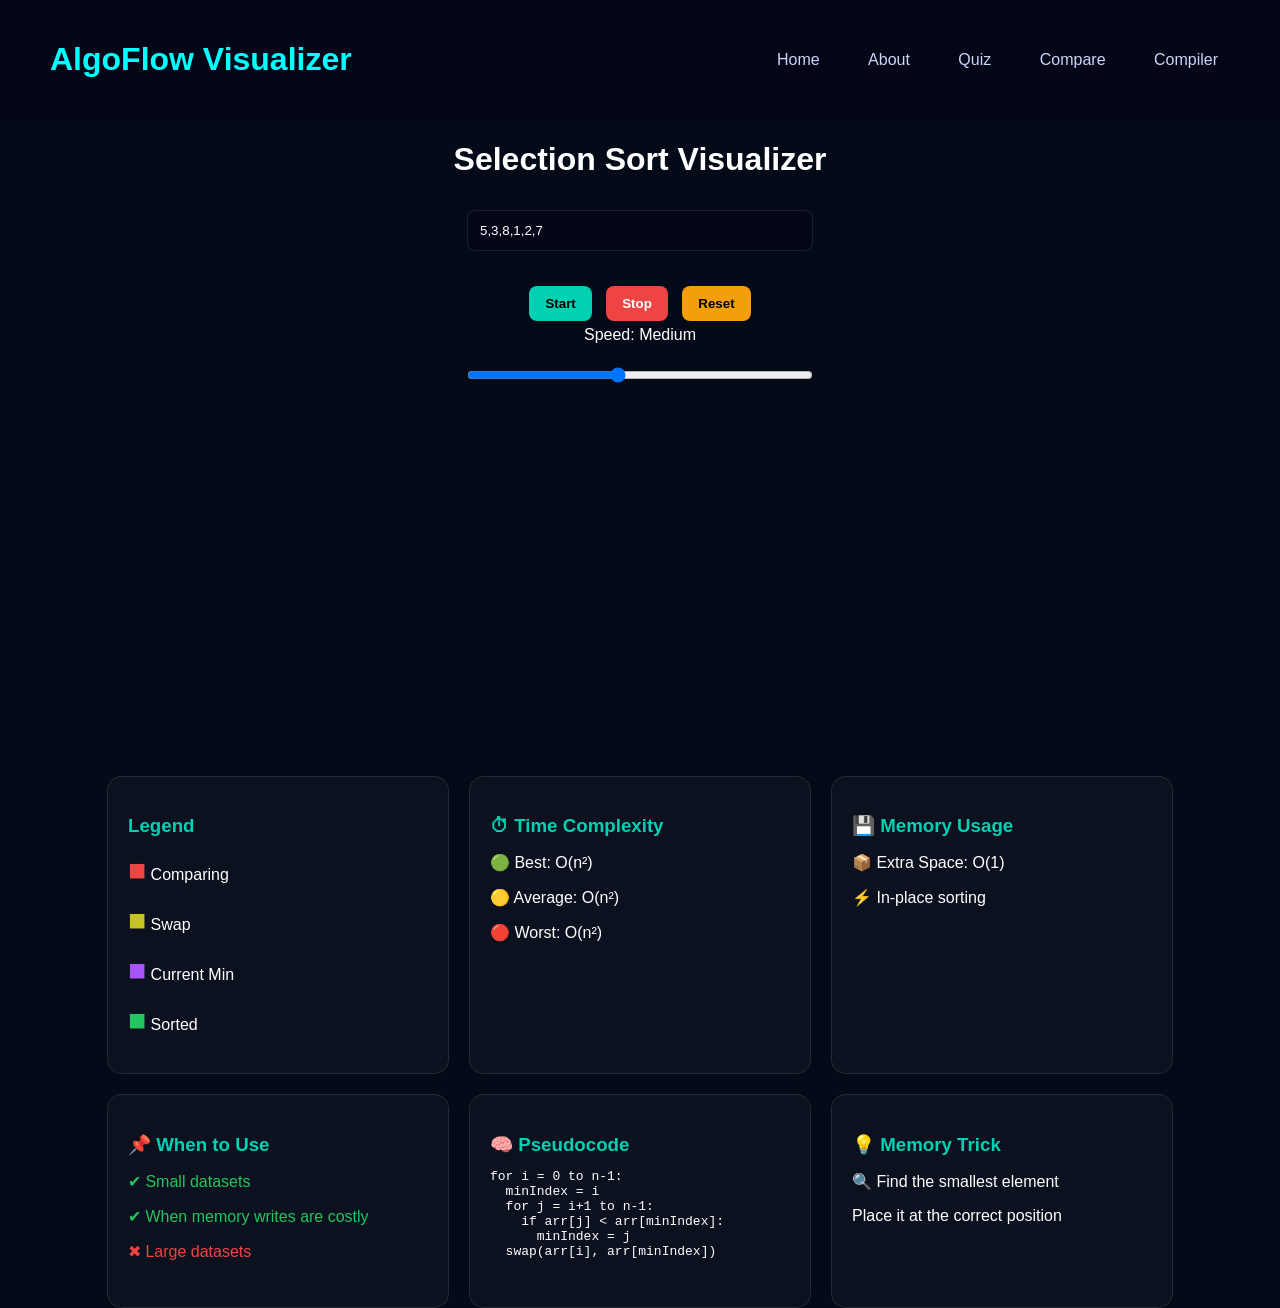
<file: selection.html>
<!DOCTYPE html>
<html lang="en">
<head>
  <meta charset="UTF-8" />
  <title>Selection Sort Visualizer</title>
  <link rel="stylesheet" href="style.css">
  <link rel="stylesheet" href="visualization.css">
  <style>
    .min { background:#a855f7; } 
  </style>
</head>

<body>
  <header>
  <h1>AlgoFlow Visualizer</h1>
  <nav>
    <a href="index.html">Home</a>
    <a href="about.html">About</a>
    <a href="quiz.html">Quiz</a>
    <a href="comparison.html">Compare</a>
    <a href="https://www.programiz.com/c-programming/online-compiler/">Compiler</a>
  </nav>
</header>
<h1>Selection Sort Visualizer</h1>

<input id="inputArray" value="5,3,8,1,2,7" />

<div class="controls">
  <button onclick="startSort()">Start</button>
  <button class="stop-btn" onclick="stopSort()">Stop</button>
  <button class="reset-btn" onclick="resetAll()">Reset</button>

  <div>Speed: <span id="speedValue">Medium</span></div>
  <input type="range" id="speedSlider" min="100" max="1500" value="700" step="100">
</div>

<div class="bars" id="bars"></div>
<p id="explanation"></p>
<div class="info">
  <div class="card">
    <h3>Legend</h3>
    <p><span style="color:#ef4444; font-size:30px;">■</span> Comparing</p>
    <p><span style="color:#c5c522; font-size:30px;">■</span> Swap</p>
    <p><span style="color:#a855f7; font-size:30px;">■</span> Current Min</p>
    <p><span style="color:#22c55e; font-size:30px;">■</span> Sorted</p>
  </div>

  
  <div class="card">
    <h3>⏱ Time Complexity</h3>
    <p>🟢 Best: O(n²)</p>
    <p>🟡 Average: O(n²)</p>
    <p>🔴 Worst: O(n²)</p>
  </div>

 
  <div class="card">
    <h3>💾 Memory Usage</h3>
    <p>📦 Extra Space: O(1)</p>
    <p>⚡ In-place sorting</p>
  </div>

 
  <div class="card">
    <h3>📌 When to Use</h3>
    <p class="good">✔ Small datasets</p>
    <p class="good">✔ When memory writes are costly</p>
    <p class="bad">✖ Large datasets</p>
  </div>


  <div class="card">
    <h3>🧠 Pseudocode</h3>
    <pre style="font-size:13px; white-space:pre-wrap;">
for i = 0 to n-1:
  minIndex = i
  for j = i+1 to n-1:
    if arr[j] < arr[minIndex]:
      minIndex = j
  swap(arr[i], arr[minIndex])
    </pre>
  </div>

  <!-- Memory Trick -->
  <div class="card">
    <h3>💡 Memory Trick</h3>
    <p>🔍 Find the smallest element</p>
    <p>Place it at the correct position</p>
  </div>

</div>

<script src="visualization.js"></script>
<script src="selection.js"></script>
</body>
</html>
</file>
<file: style.css>
:root {
  --bg-color: #050a18;      
  --teal: #00d1b2;         
  --text-main: #ffffff;
  --text-dim: #a0aec0;
  --card-bg: rgba(255, 255, 255, 0.03);
  --border: rgba(255, 255, 255, 0.1);
}

body {
  background-color: var(--bg-color);
  color: var(--text-main);
  font-family: 'Inter', -apple-system, sans-serif;
  margin: 0;
  padding: 0;
  text-align: center;
}

header {
  display: flex;
  justify-content: space-between;
  align-items: center;
  padding: 20px 50px;
  background: #020617;
}

header h1 {
  color: #00FFFF;
}

nav a {
  margin-left: 20px;
  text-decoration: none;
  color: #cbd5f5;
  padding: 8px 12px;
  border-radius: 8px;
}

nav a:hover {
  background: #1e293b;
}

input {
  padding:12px;
  width:320px;
  margin:10px;
  border-radius:8px;
  border:1px solid var(--border);
  background:#020617;
  color:white;
}

button {
  padding:10px 16px;
  margin:5px;
  border-radius:8px;
  border:none;
  background: var(--teal);
  color:black;
  font-weight:600;
  cursor:pointer;
  transition:0.2s;
}

button:hover {
  opacity:0.8;
}

.info {
  margin-top:40px;
  display:flex;
  justify-content:center;
  gap:20px;
  flex-wrap:wrap;
}

.card {
  background: var(--card-bg);
  border:1px solid var(--border);
  padding:20px;
  border-radius:15px;
  width:300px;
  text-align: left;
  transition: all 0.3s ease;
  position: relative;
  overflow: hidden;
}

.card:hover {
  transform: translateY(-6px);
  background: #1e293b;
  border: 1px solid var(--teal);
}

.card h3 {
  color: var(--teal);
  margin-bottom:10px;
}
</file>
<file: visualization.css>
.stop-btn { 
  background:#ef4444; 
  color:white; 
}
.reset-btn { 
  background:#f59e0b; 
  color:black; 
}

.controls {
   margin:20px; 
}

.bars {
  display:flex;
  justify-content:center;
  align-items:flex-end;
  height:300px;
  margin-top:30px;
}

.bar {
  width:40px;
  margin:5px;
  background: var(--teal);
  text-align:center;
  border: 1px solid var(--teal);
  border-radius: 8px 8px 0 0;
  transition:0.2s;
}

.active { 
  background:#ef4444; 
  border: 1px solid #ef4444;
}

.swap { 
  background:#c5c522; 
  border: 1px solid #c5c522;
}

#explanation {
    margin-top:20px;
    font-size:18px;
    color: var(--text-dim);
}

.good { 
  color:#22c55e; 
}

.bad { 
  color:#ef4444; 
}
</file>
<file: comparison.css>
.container { 
  display:grid; 
  grid-template-columns:repeat(3,1fr); 
  gap:15px; 
  margin: 20px auto;  
  width: 80%; 
}
.panel { 
  background:#111827; 
  padding:10px; 
  border-radius:10px; 
}
.bars { 
  display:flex; 
  align-items:flex-end; 
  height:150px; 
  justify-content: center;
}
.bar { 
  width:20px; 
  margin:2px; 
  background:#3b82f6; 
  transition:0.2s; 
}
.bar.active { 
  background:red; 
}
.bar.swap { 
  background:green; 
}
.bar.sorted { 
  background:#22c55e; 
}
.stats { 
  font-size:12px; 
  margin-top:5px; 
}
</file>
